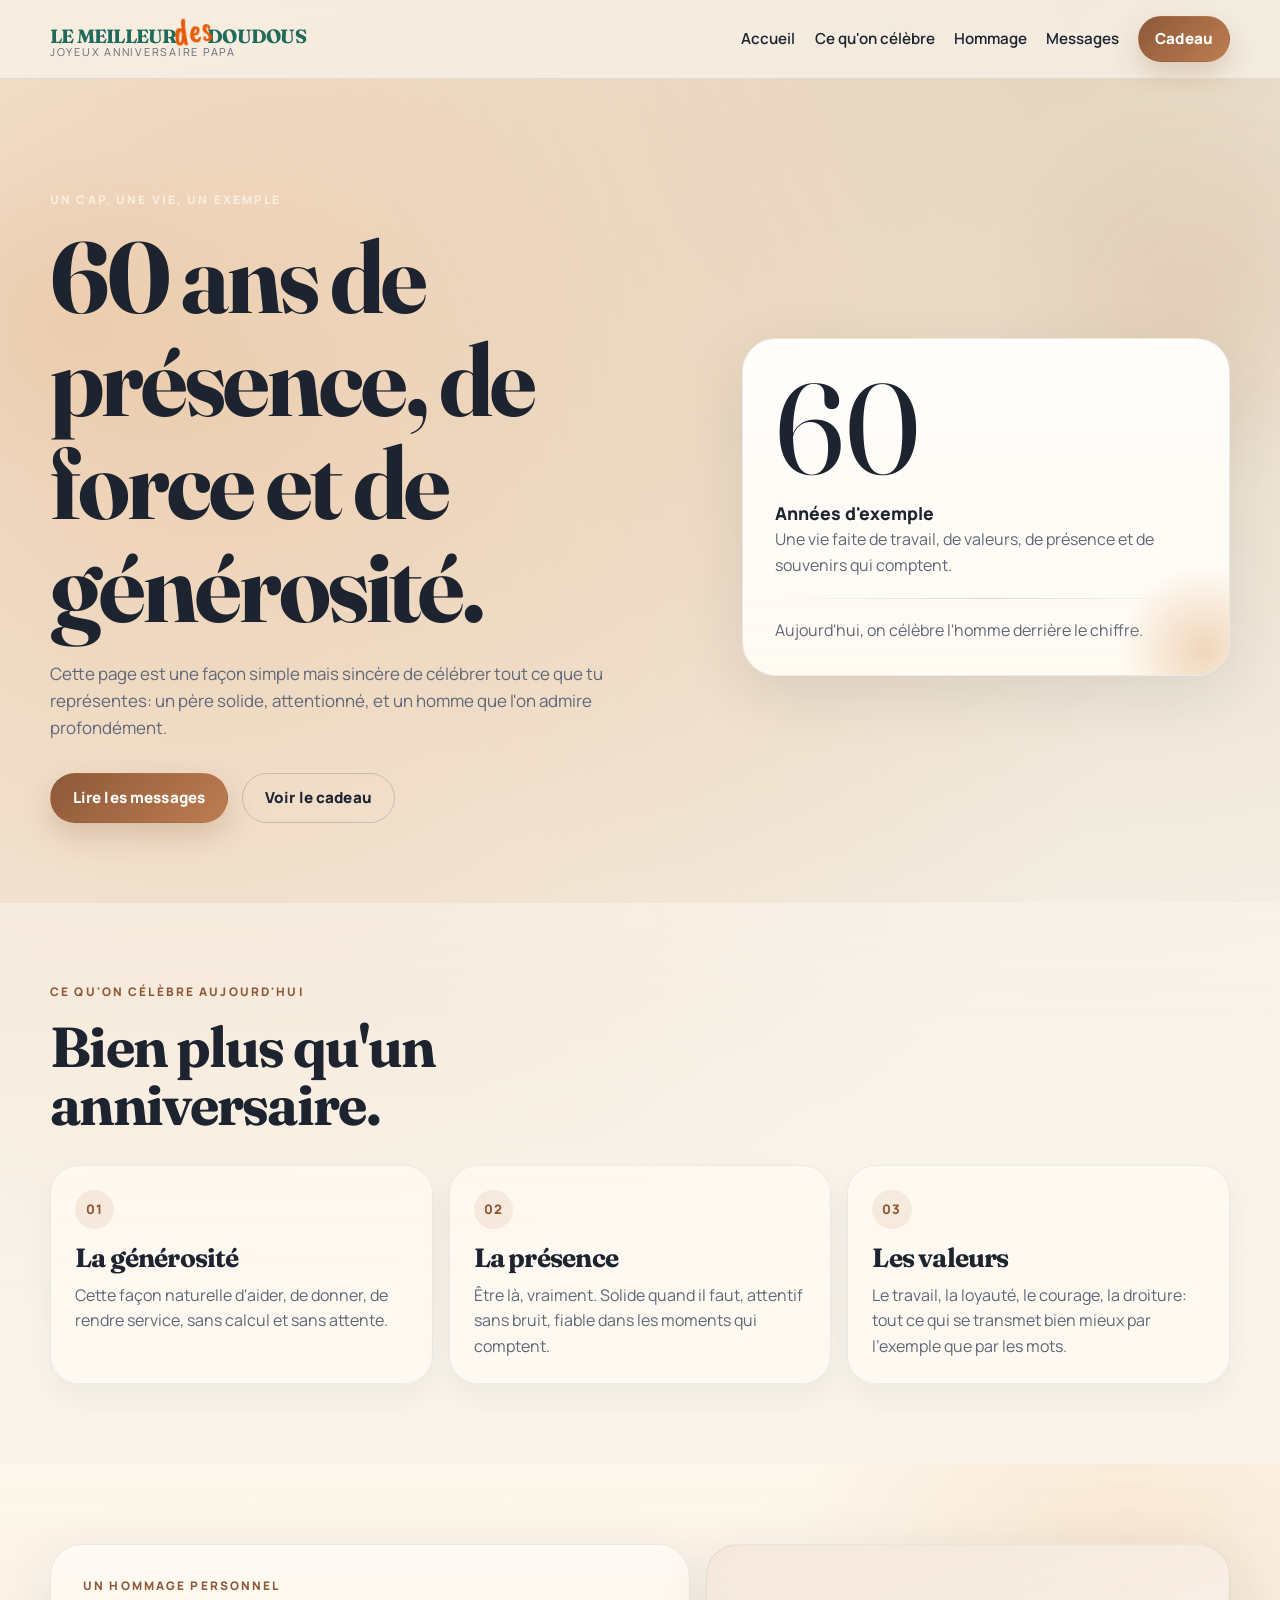
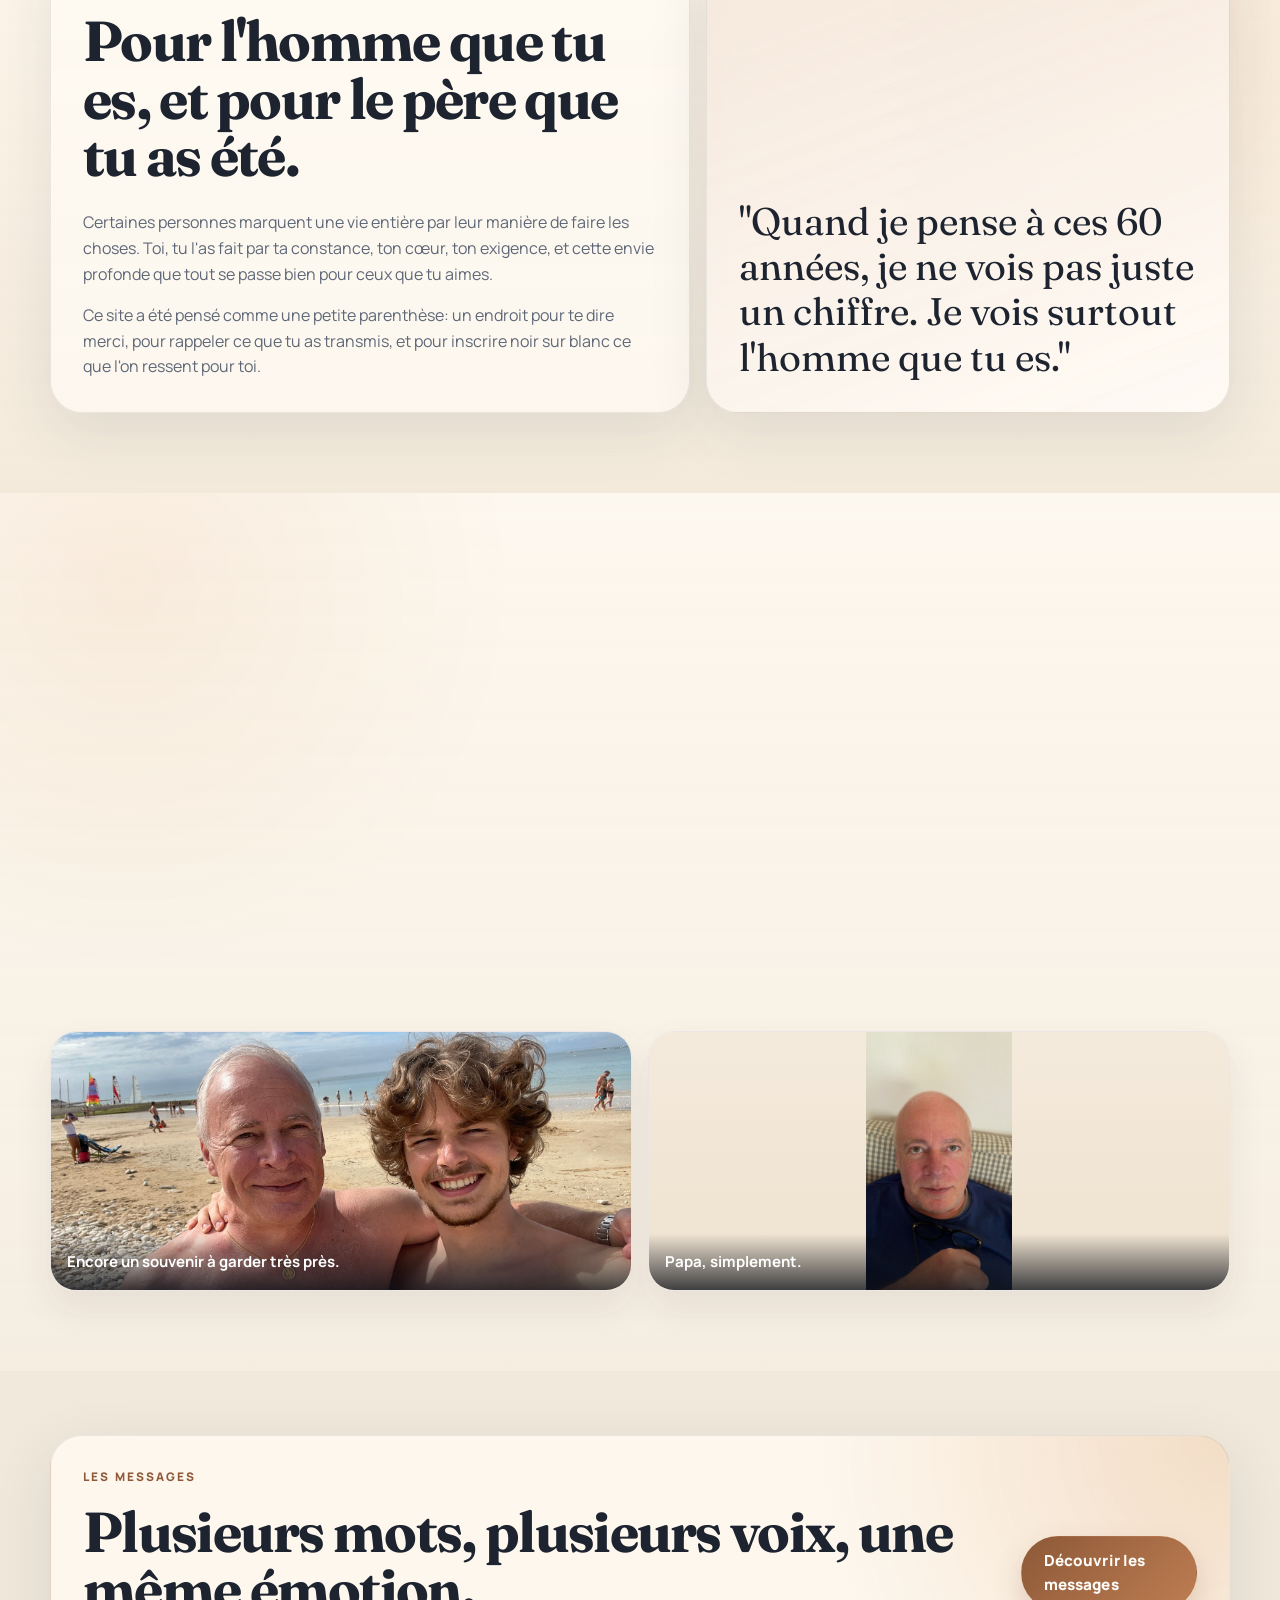
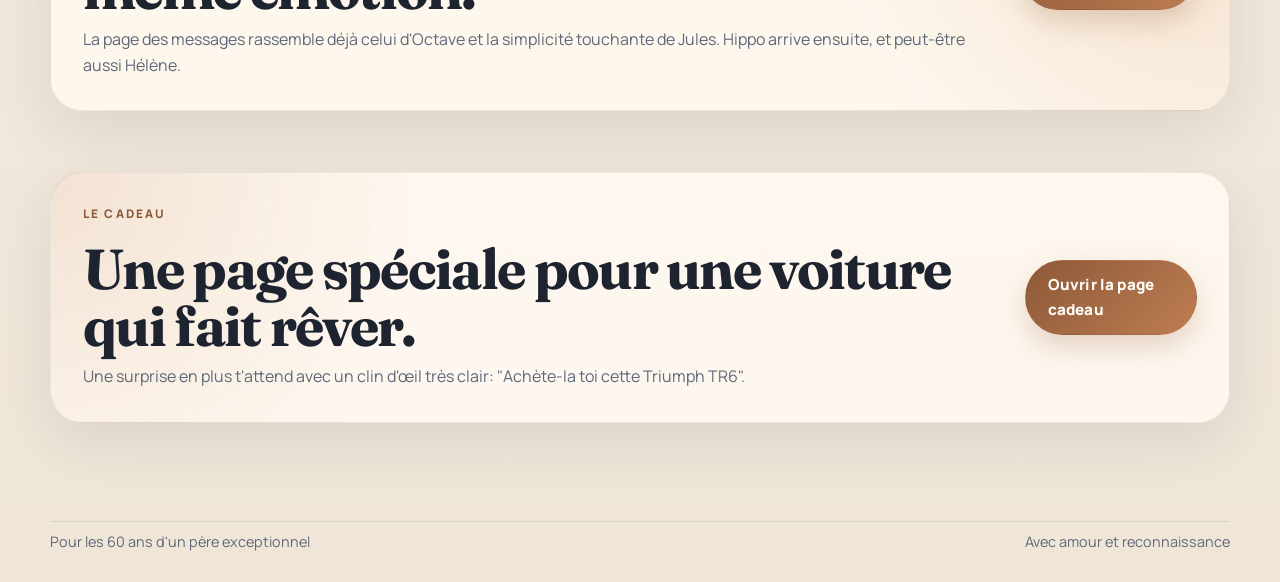
<file: New project/index.html>
<!doctype html>
<html lang="fr">
  <head>
    <meta charset="UTF-8" />
    <meta name="viewport" content="width=device-width, initial-scale=1.0" />
    <title>Joyeux anniversaire Papa | 60 ans</title>
    <meta
      name="description"
      content="Un site d'anniversaire pour célébrer les 60 ans d'un père exceptionnel."
    />
    <link rel="preconnect" href="https://fonts.googleapis.com" />
    <link rel="preconnect" href="https://fonts.gstatic.com" crossorigin />
    <link
      href="https://fonts.googleapis.com/css2?family=Caveat+Brush&amp;family=Fraunces:opsz,wght@9..144,600;9..144,700&amp;family=Manrope:wght@400;500;600;700;800&amp;display=swap"
      rel="stylesheet"
    />
    <link rel="stylesheet" href="styles.css" />
  </head>
  <body>
    <div class="page-shell">
      <header class="site-header">
        <div class="wrap nav-wrap">
          <a
            class="logo"
            href="index.html"
            aria-label="Retour à l'accueil, Le Meilleur des Doudous"
          >
            <span class="logo-lockup" aria-hidden="true">
              <span class="logo-word">LE MEILLEUR</span>
              <span class="logo-script">des</span>
              <span class="logo-word">DOUDOUS</span>
            </span>
            <span class="logo-subtitle">Joyeux anniversaire Papa</span>
          </a>
          <button
            class="menu-toggle"
            aria-label="Ouvrir le menu"
            aria-controls="site-nav"
            aria-expanded="false"
          >
            Menu
          </button>
          <nav id="site-nav" class="nav-links">
            <a href="#accueil">Accueil</a>
            <a href="#celebration">Ce qu'on célèbre</a>
            <a href="#hommage">Hommage</a>
            <a href="message.html">Messages</a>
            <a href="cadeau.html" class="btn small">Cadeau</a>
          </nav>
        </div>
      </header>

      <main>
        <section id="accueil" class="hero">
          <div class="hero-glow hero-glow-left"></div>
          <div class="hero-glow hero-glow-right"></div>
          <div class="wrap hero-grid">
            <div class="hero-copy">
              <p class="eyebrow reveal">Un cap, une vie, un exemple</p>
              <h1 class="reveal" style="--d: 80ms">
                60 ans de présence, de force et de générosité.
              </h1>
              <p class="hero-text reveal" style="--d: 140ms">
                Cette page est une façon simple mais sincère de célébrer tout ce
                que tu représentes: un père solide, attentionné, et un homme que
                l'on admire profondément.
              </p>
              <div class="hero-actions reveal" style="--d: 200ms">
                <a href="message.html" class="btn">Lire les messages</a>
                <a href="cadeau.html" class="btn ghost">Voir le cadeau</a>
              </div>
            </div>

            <aside class="hero-panel reveal" style="--d: 260ms">
              <div class="hero-number">60</div>
              <p class="panel-title">Années d'exemple</p>
              <p class="panel-copy">
                Une vie faite de travail, de valeurs, de présence et de souvenirs
                qui comptent.
              </p>
              <div class="panel-divider"></div>
              <p class="panel-note">
                Aujourd'hui, on célèbre l'homme derrière le chiffre.
              </p>
            </aside>
          </div>
        </section>

        <section id="celebration" class="section celebration">
          <div class="wrap">
            <div class="section-head reveal">
              <p class="eyebrow dark">Ce qu'on célèbre aujourd'hui</p>
              <h2>Bien plus qu'un anniversaire.</h2>
            </div>

            <div class="value-grid">
              <article class="value-card reveal">
                <span class="value-index">01</span>
                <h3>La générosité</h3>
                <p>
                  Cette façon naturelle d'aider, de donner, de rendre service,
                  sans calcul et sans attente.
                </p>
              </article>
              <article class="value-card reveal" style="--d: 80ms">
                <span class="value-index">02</span>
                <h3>La présence</h3>
                <p>
                  Être là, vraiment. Solide quand il faut, attentif sans bruit,
                  fiable dans les moments qui comptent.
                </p>
              </article>
              <article class="value-card reveal" style="--d: 160ms">
                <span class="value-index">03</span>
                <h3>Les valeurs</h3>
                <p>
                  Le travail, la loyauté, le courage, la droiture: tout ce qui
                  se transmet bien mieux par l'exemple que par les mots.
                </p>
              </article>
            </div>
          </div>
        </section>

        <section id="hommage" class="section tribute">
          <div class="wrap tribute-grid">
            <div class="tribute-copy reveal">
              <p class="eyebrow dark">Un hommage personnel</p>
              <h2>Pour l'homme que tu es, et pour le père que tu as été.</h2>
              <p>
                Certaines personnes marquent une vie entière par leur manière de
                faire les choses. Toi, tu l'as fait par ta constance, ton cœur,
                ton exigence, et cette envie profonde que tout se passe bien pour
                ceux que tu aimes.
              </p>
              <p>
                Ce site a été pensé comme une petite parenthèse: un endroit pour
                te dire merci, pour rappeler ce que tu as transmis, et pour
                inscrire noir sur blanc ce que l'on ressent pour toi.
              </p>
            </div>

            <div class="tribute-quote reveal" style="--d: 120ms">
              <p>
                "Quand je pense à ces 60 années, je ne vois pas juste un chiffre.
                Je vois surtout l'homme que tu es."
              </p>
            </div>
          </div>
        </section>

        <section class="section memories">
          <div class="wrap">
            <div class="section-head reveal">
              <p class="eyebrow dark">Souvenirs en images</p>
              <h2>Quelques moments à regarder encore et encore.</h2>
            </div>

            <div class="memory-grid">
              <figure class="memory-card reveal">
                <img
                  src="assets/photos/famille-d9.jpg"
                  alt="Photo de famille au bord de la mer"
                />
                <figcaption>Un moment simple, face à la mer.</figcaption>
              </figure>

              <figure class="memory-card reveal" style="--d: 80ms">
                <img
                  src="assets/photos/lafamilleencorse-web.jpg"
                  alt="Photo de famille au restaurant en Corse"
                />
                <figcaption>Un dîner en famille qu'on n'oublie pas.</figcaption>
              </figure>

              <figure class="memory-card reveal" style="--d: 120ms">
                <img
                  src="assets/photos/famille-vignes.jpg"
                  alt="Photo de groupe dans les vignes"
                />
                <figcaption>Encore un souvenir à garder très près.</figcaption>
              </figure>

              <figure class="memory-card portrait-memory reveal" style="--d: 160ms">
                <img
                  src="assets/photos/papa-chauve-web.jpg"
                  alt="Portrait de Papa"
                />
                <figcaption>Papa, simplement.</figcaption>
              </figure>
            </div>
          </div>
        </section>

        <section class="section letter-preview">
          <div class="wrap preview-box reveal">
            <div>
              <p class="eyebrow dark">Les messages</p>
              <h2>Plusieurs mots, plusieurs voix, une même émotion.</h2>
              <p>
                La page des messages rassemble déjà celui d'Octave et la
                simplicité touchante de Jules. Hippo arrive ensuite, et peut-être
                aussi Hélène.
              </p>
            </div>
            <a href="message.html" class="btn">Découvrir les messages</a>
          </div>
        </section>

        <section class="section gift-teaser">
          <div class="wrap preview-box reveal">
            <div>
              <p class="eyebrow dark">Le cadeau</p>
              <h2>Une page spéciale pour une voiture qui fait rêver.</h2>
              <p>
                Une surprise en plus t'attend avec un clin d'œil très clair:
                "Achète-la toi cette Triumph TR6".
              </p>
            </div>
            <a href="cadeau.html" class="btn">Ouvrir la page cadeau</a>
          </div>
        </section>
      </main>

      <footer class="site-footer">
        <div class="wrap footer-wrap">
          <p>Pour les 60 ans d'un père exceptionnel</p>
          <p>Avec amour et reconnaissance</p>
        </div>
      </footer>
    </div>

    <script src="script.js"></script>
  </body>
</html>
</file>
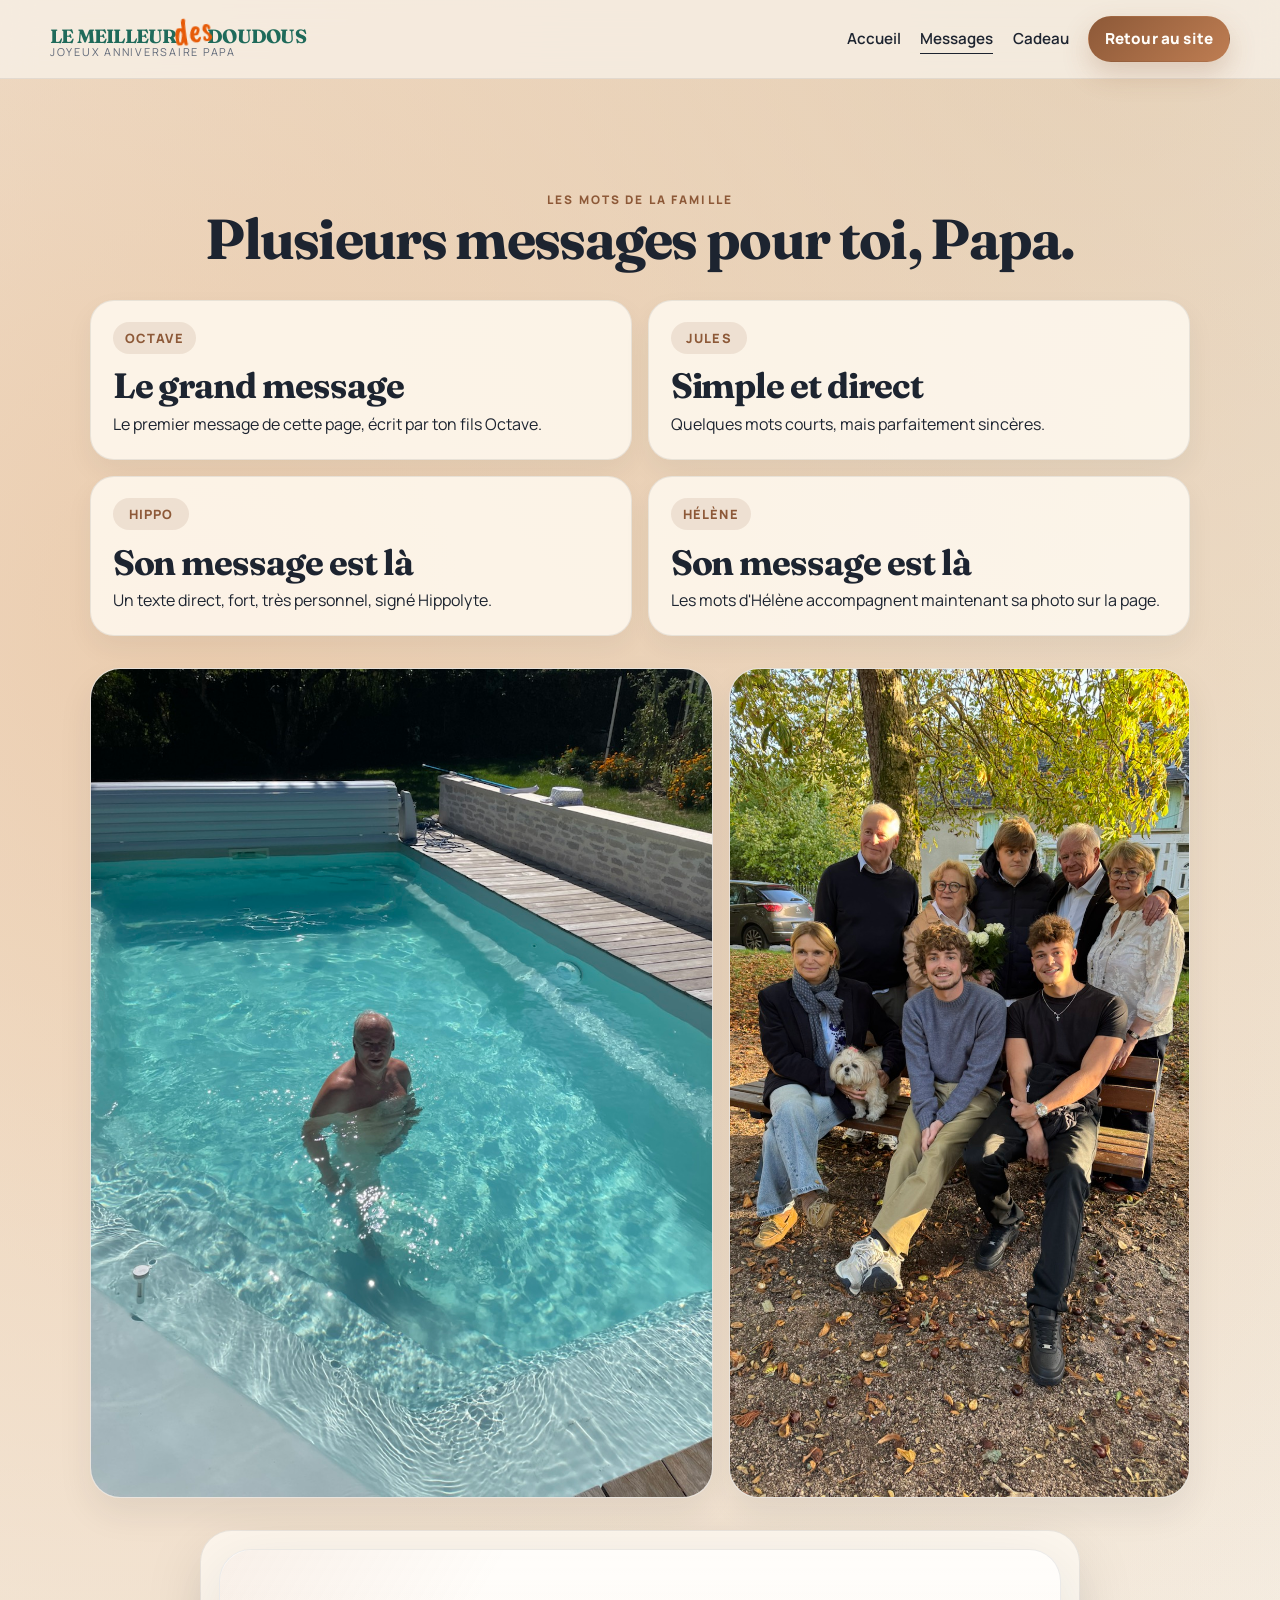
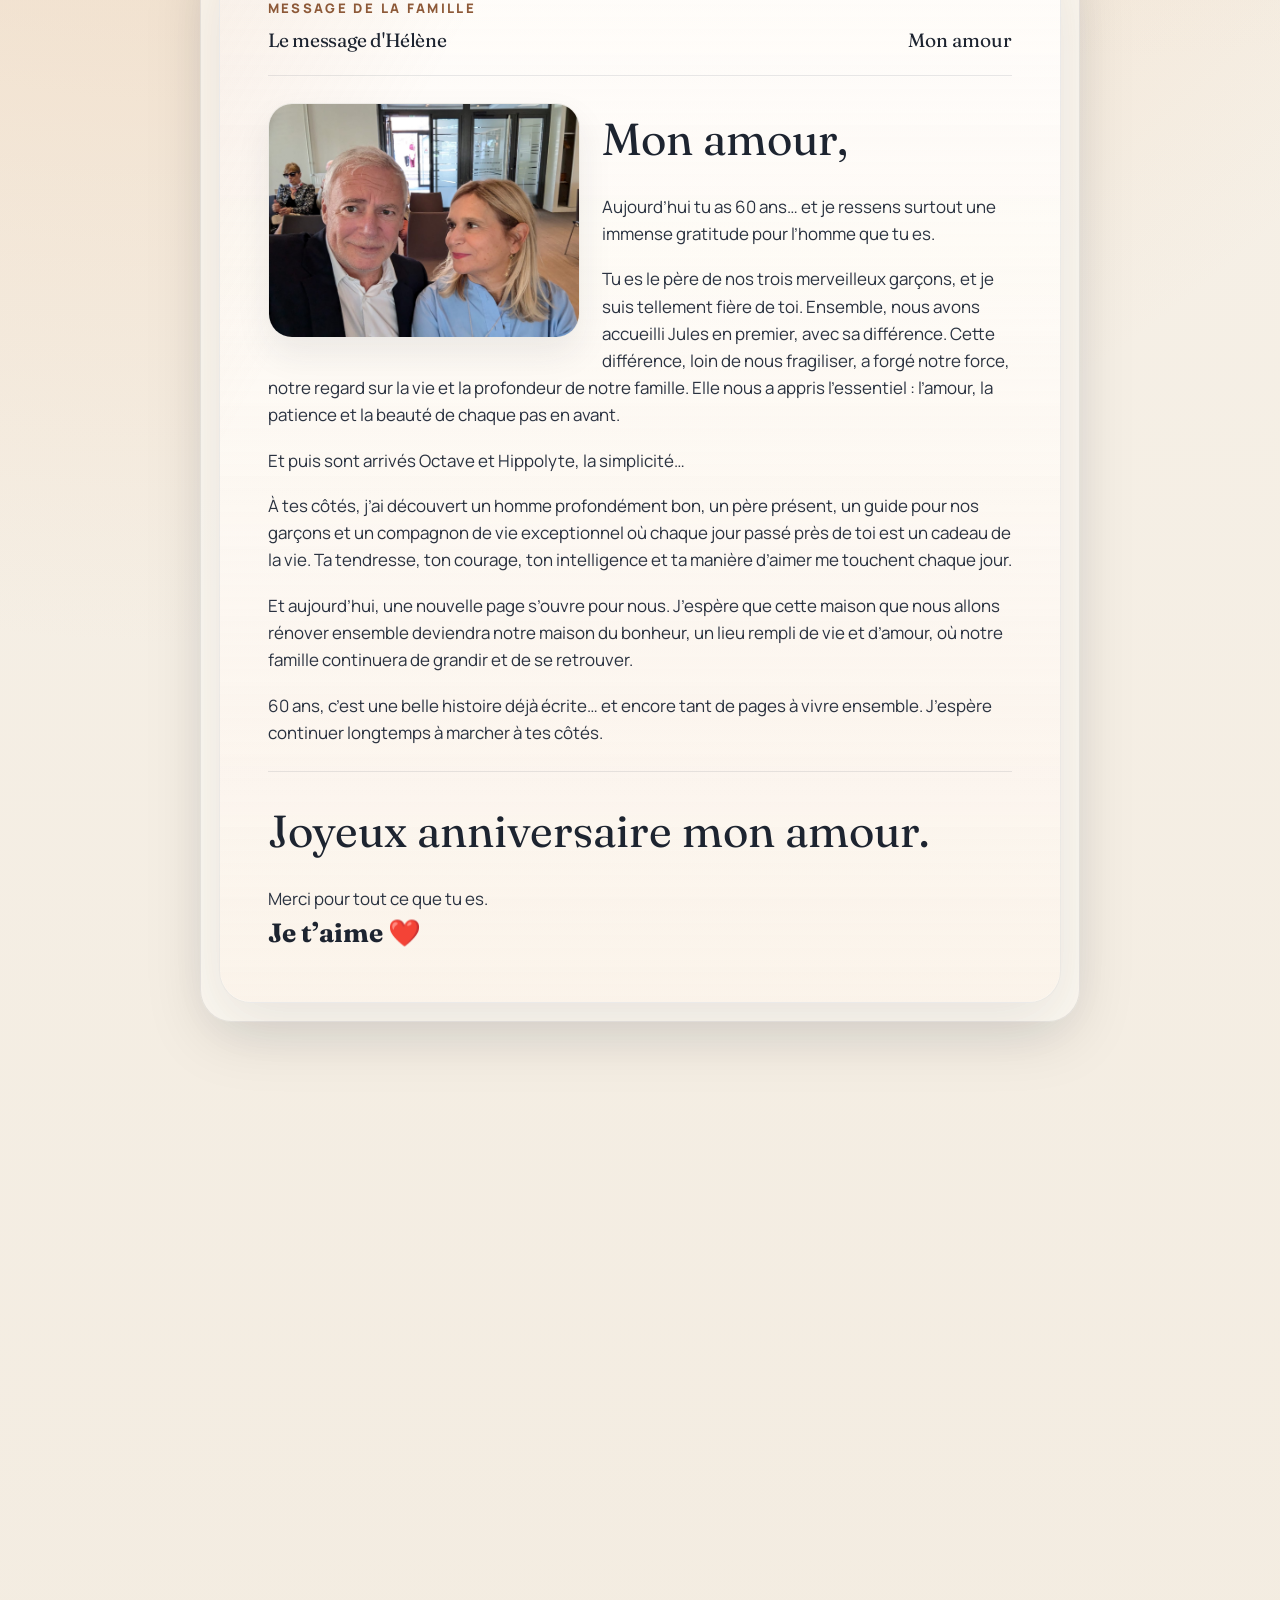
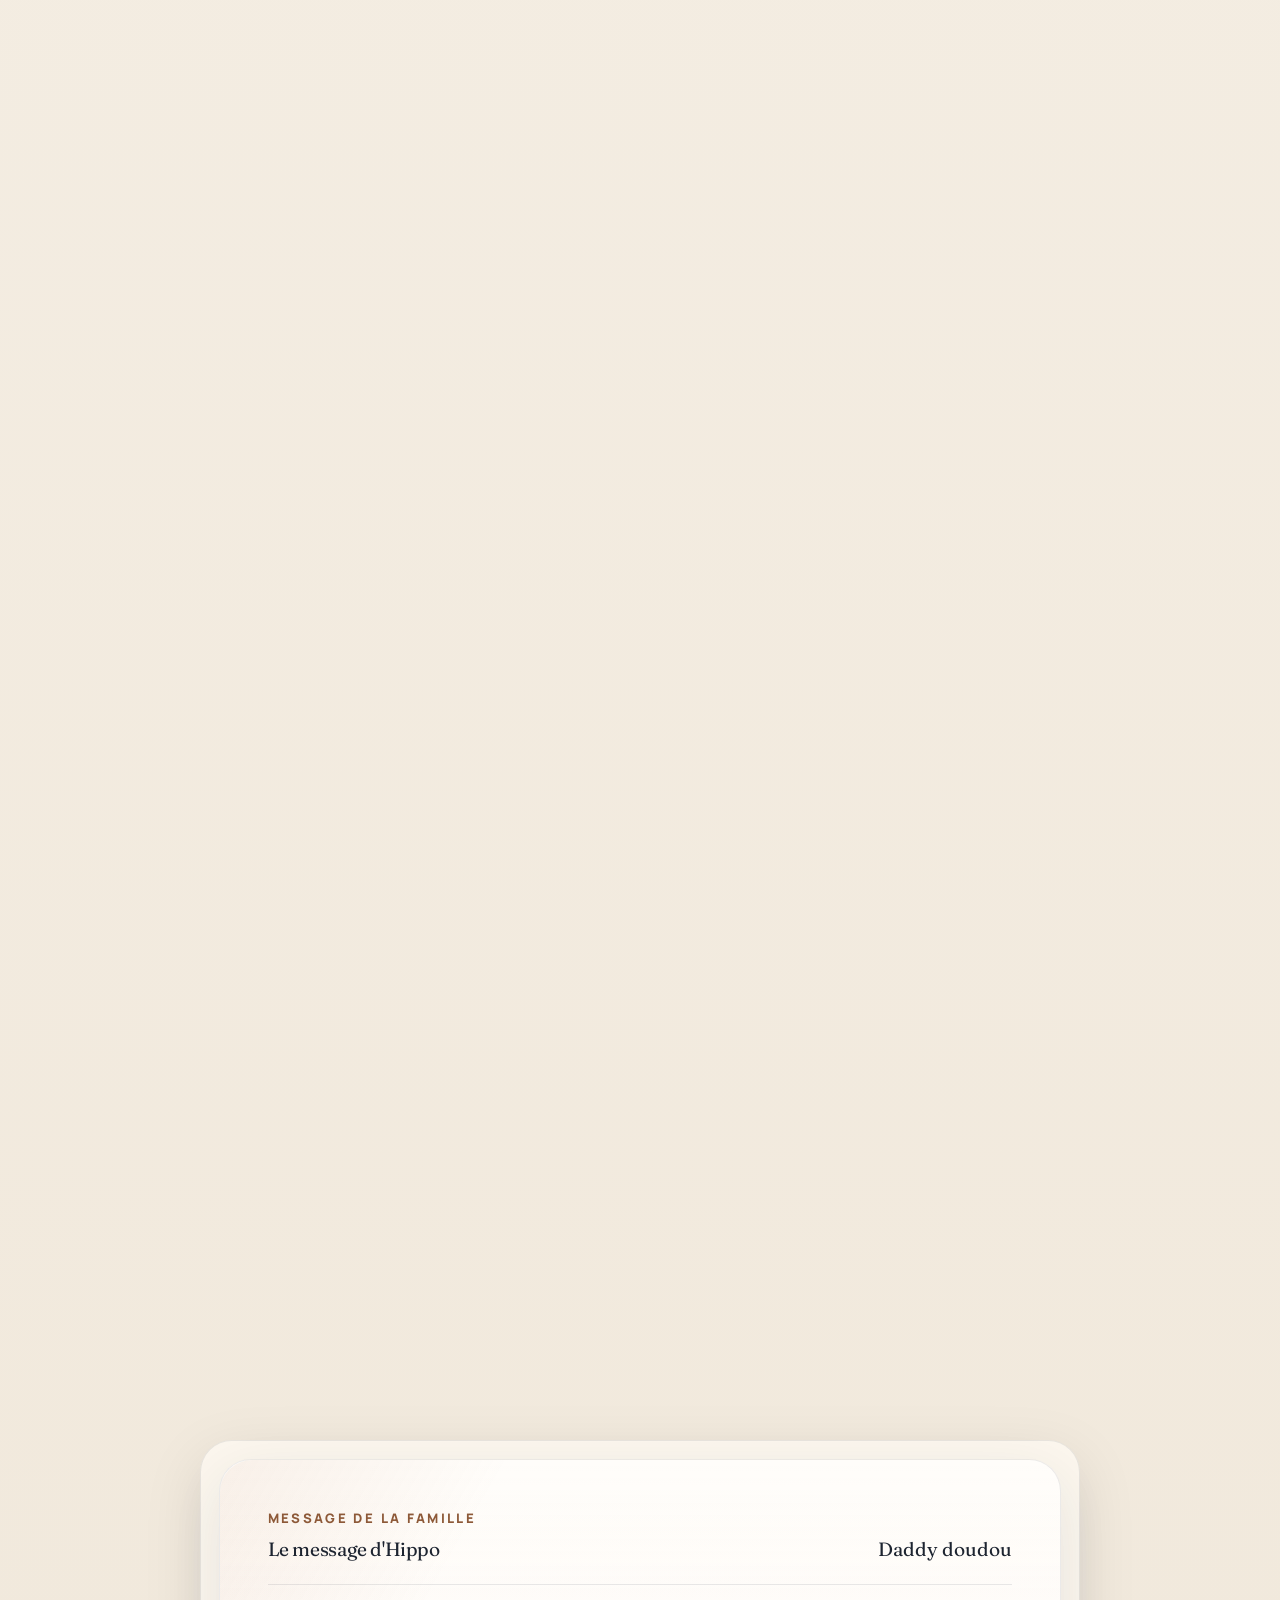
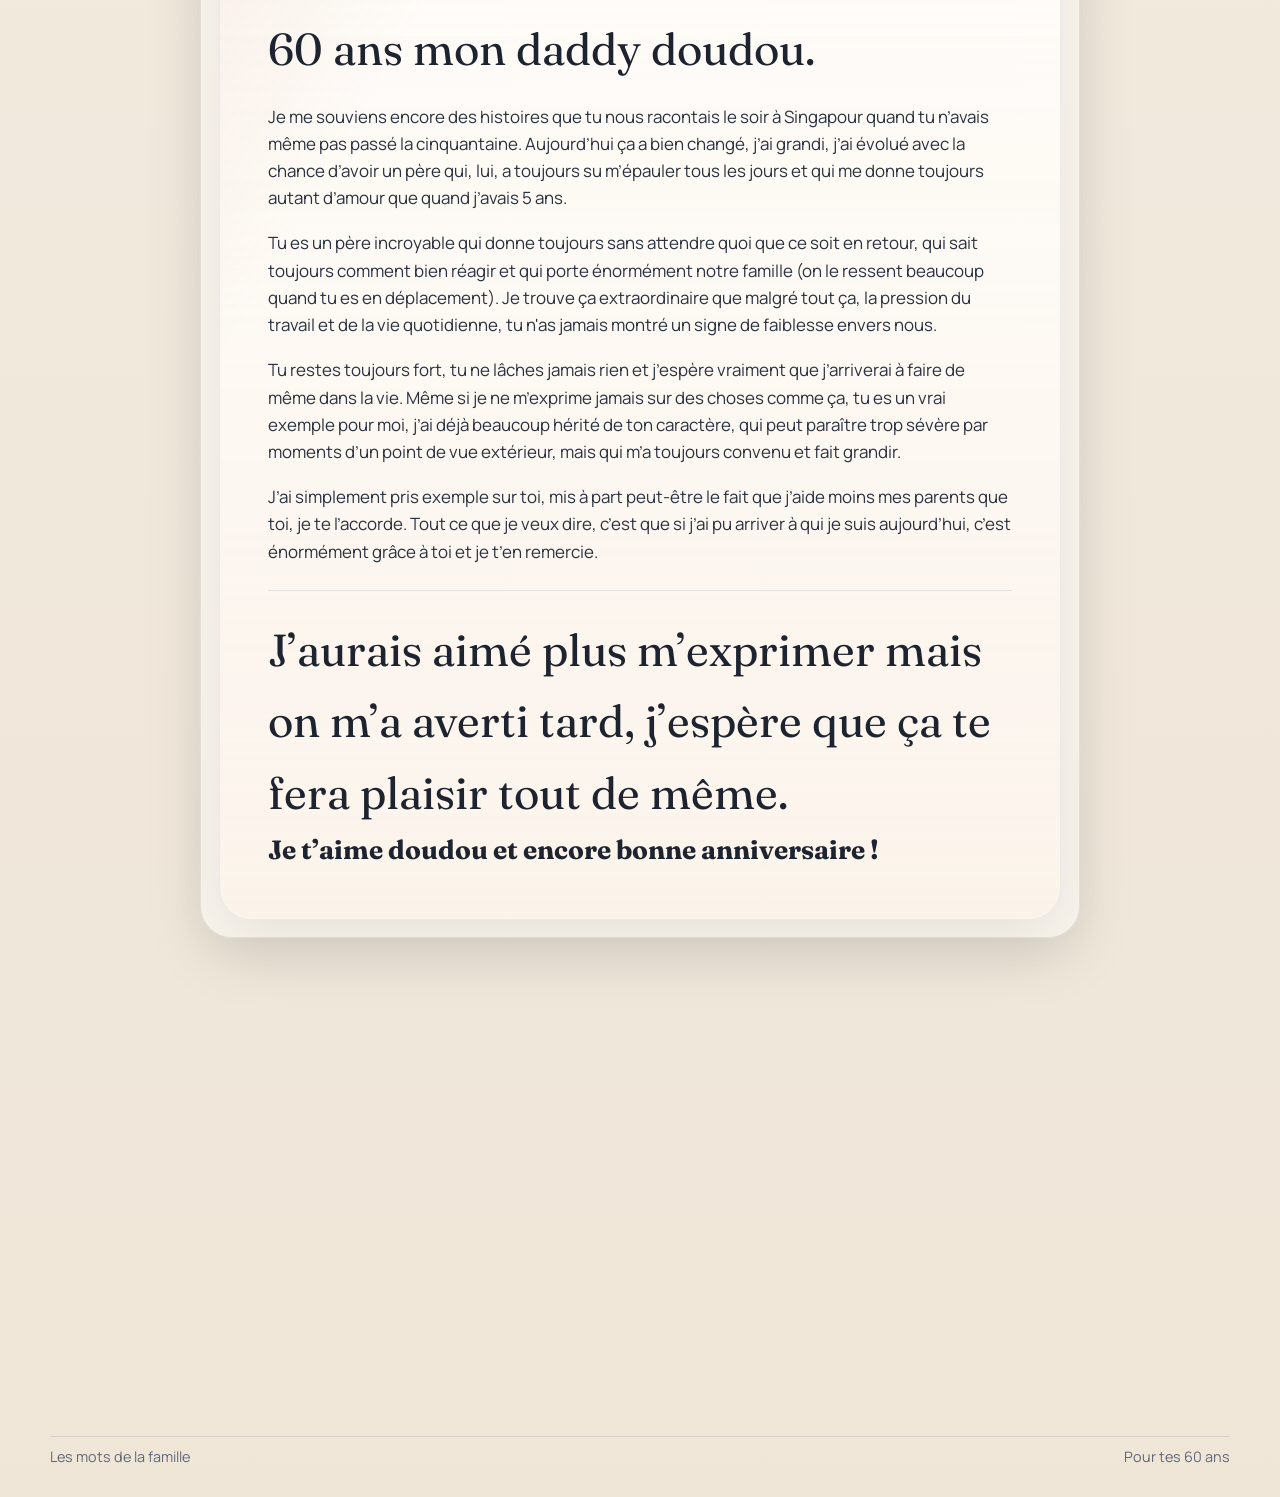
<file: New project/message.html>
<!doctype html>
<html lang="fr">
  <head>
    <meta charset="UTF-8" />
    <meta name="viewport" content="width=device-width, initial-scale=1.0" />
    <title>Les messages | Joyeux anniversaire Papa</title>
    <meta
      name="description"
      content="Les messages de la famille pour célébrer les 60 ans de Papa."
    />
    <link rel="preconnect" href="https://fonts.googleapis.com" />
    <link rel="preconnect" href="https://fonts.gstatic.com" crossorigin />
    <link
      href="https://fonts.googleapis.com/css2?family=Caveat+Brush&amp;family=Fraunces:opsz,wght@9..144,600;9..144,700&amp;family=Manrope:wght@400;500;600;700;800&amp;display=swap"
      rel="stylesheet"
    />
    <link rel="stylesheet" href="styles.css" />
  </head>
  <body>
    <div class="page-shell">
      <header class="site-header">
        <div class="wrap nav-wrap">
          <a
            class="logo"
            href="index.html"
            aria-label="Retour à l'accueil, Le Meilleur des Doudous"
          >
            <span class="logo-lockup" aria-hidden="true">
              <span class="logo-word">LE MEILLEUR</span>
              <span class="logo-script">des</span>
              <span class="logo-word">DOUDOUS</span>
            </span>
            <span class="logo-subtitle">Joyeux anniversaire Papa</span>
          </a>
          <button
            class="menu-toggle"
            aria-label="Ouvrir le menu"
            aria-controls="site-nav"
            aria-expanded="false"
          >
            Menu
          </button>
          <nav id="site-nav" class="nav-links">
            <a href="index.html">Accueil</a>
            <a href="message.html" aria-current="page">Messages</a>
            <a href="cadeau.html">Cadeau</a>
            <a href="index.html#hommage" class="btn small">Retour au site</a>
          </nav>
        </div>
      </header>

      <main class="message-main">
        <section class="message-hero">
          <div class="wrap">
            <p class="eyebrow dark reveal">Les mots de la famille</p>
            <h1 class="reveal" style="--d: 80ms">
              Plusieurs messages pour toi, Papa.
            </h1>
          </div>
        </section>

        <section class="wrap message-intro reveal" style="--d: 180ms">
          <div class="message-summary-grid">
            <article class="message-summary">
              <span class="author-badge">Octave</span>
              <h2>Le grand message</h2>
              <p>Le premier message de cette page, écrit par ton fils Octave.</p>
            </article>
            <article class="message-summary">
              <span class="author-badge">Jules</span>
              <h2>Simple et direct</h2>
              <p>Quelques mots courts, mais parfaitement sincères.</p>
            </article>
            <article class="message-summary">
              <span class="author-badge">Hippo</span>
              <h2>Son message est là</h2>
              <p>Un texte direct, fort, très personnel, signé Hippolyte.</p>
            </article>
            <article class="message-summary">
              <span class="author-badge">Hélène</span>
              <h2>Son message est là</h2>
              <p>Les mots d'Hélène accompagnent maintenant sa photo sur la page.</p>
            </article>
          </div>
        </section>

        <section class="wrap message-photos reveal" style="--d: 200ms">
          <figure class="message-photo-card">
            <img
              src="assets/photos/papapiscine-web.jpg"
              alt="Papa à la piscine"
            />
          </figure>
          <figure class="message-photo-card">
            <img
              src="assets/photos/famille-generations.jpg"
              alt="Grande photo de famille avec Papa"
            />
          </figure>
        </section>

        <section class="wrap message-card reveal" style="--d: 210ms">
          <article class="letter-shell family-message-shell">
            <div class="letter-meta">
              <div>
                <p>Message de la famille</p>
                <p class="message-card-title">Le message d'Hélène</p>
              </div>
              <p>Mon amour</p>
            </div>

            <div class="letter-content family-message-copy">
              <figure class="inline-photo-card editorial-photo">
                <img
                  src="assets/photos/maman-couple-web.jpg"
                  alt="Papa et Hélène ensemble"
                />
              </figure>

              <p>Mon amour,</p>

              <p>
                Aujourd’hui tu as 60 ans… et je ressens surtout une immense
                gratitude pour l’homme que tu es.
              </p>

              <p>
                Tu es le père de nos trois merveilleux garçons, et je suis
                tellement fière de toi. Ensemble, nous avons accueilli Jules en
                premier, avec sa différence. Cette différence, loin de nous
                fragiliser, a forgé notre force, notre regard sur la vie et la
                profondeur de notre famille. Elle nous a appris l’essentiel :
                l’amour, la patience et la beauté de chaque pas en avant.
              </p>

              <p>Et puis sont arrivés Octave et Hippolyte, la simplicité…</p>

              <p>
                À tes côtés, j’ai découvert un homme profondément bon, un père
                présent, un guide pour nos garçons et un compagnon de vie
                exceptionnel où chaque jour passé près de toi est un cadeau de
                la vie. Ta tendresse, ton courage, ton intelligence et ta
                manière d’aimer me touchent chaque jour.
              </p>

              <p>
                Et aujourd’hui, une nouvelle page s’ouvre pour nous. J’espère
                que cette maison que nous allons rénover ensemble deviendra
                notre maison du bonheur, un lieu rempli de vie et d’amour, où
                notre famille continuera de grandir et de se retrouver.
              </p>

              <p>
                60 ans, c’est une belle histoire déjà écrite… et encore tant de
                pages à vivre ensemble. J’espère continuer longtemps à marcher à
                tes côtés.
              </p>

              <div class="signature">
                <p>Joyeux anniversaire mon amour.</p>
                <p>Merci pour tout ce que tu es.</p>
                <strong>Je t’aime &#10084;&#65039;</strong>
              </div>
            </div>
          </article>
        </section>

        <section class="wrap message-card reveal" style="--d: 220ms">
          <article class="letter-shell">
            <div class="letter-meta">
              <div>
                <p>Message de la famille</p>
                <p class="message-card-title">Le message d'Octave</p>
              </div>
              <p>60 ans</p>
            </div>

            <div class="letter-content">
              <p>60 ans.</p>

              <p>
                Quand on le dit comme ça, ça paraît énorme. Une vie entière
                d’expériences, de moments, de décisions, de souvenirs. Mais
                quand je pense à ces 60 années, je ne vois pas juste un chiffre.
                Je vois surtout l’homme que tu es.
              </p>

              <p>Et pour moi, avant tout, tu es un exemple.</p>

              <p>
                Un exemple par ta façon d’être avec les autres. Par ta
                générosité. Par cette manière que tu as toujours eue d’aider, de
                donner, de rendre service, sans jamais rien attendre en retour.
                Tu fais les choses parce que tu penses que c’est juste de les
                faire. Parce que quelqu’un en a besoin. Parce que c’est ta
                nature.
              </p>

              <p>
                Et ça, c’est quelque chose qui m’a marqué toute ma vie.
              </p>

              <p>
                On dit souvent que les enfants apprennent par ce qu’on leur dit.
                Mais en réalité, on apprend surtout par ce qu’on voit. Et moi
                j’ai vu un père qui agit, qui aide, qui se rend disponible, qui
                pense aux autres. Un père qui ne calcule pas, qui ne fait pas
                les choses pour recevoir quelque chose derrière.
              </p>

              <p>C’est une vraie leçon de vie.</p>

              <p>
                Depuis que je suis petit, tu as toujours été là. Présent,
                solide, attentif. Quelqu’un sur qui je peux compter, quelqu’un
                qui avance, qui protège, qui guide.
              </p>

              <p>
                Tu m’as appris énormément de choses. Le sens du travail. Le fait
                de se battre pour ce qu’on veut. De ne pas abandonner. D’être
                droit dans ses valeurs. D’être loyal. Et surtout d’être
                quelqu’un de bien.
              </p>

              <p>Et puis il y a aussi ta façon d’être comme père.</p>

              <p>
                Doux, attentionné, toujours là quand il faut. Bon… parfois tu
                gueules aussi, on ne va pas se mentir. Mais même ça, au fond, ça
                fait partie du personnage. Et avec le recul, je sais très bien
                que derrière ça il y a toujours la même chose : l’envie que les
                choses se passent bien pour moi.
              </p>

              <p>
                Aujourd’hui, en grandissant, je réalise de plus en plus la
                chance que j’ai.
              </p>

              <p>La chance d’avoir eu un père comme toi.</p>

              <p>
                Et je me fais souvent une réflexion : le jour où j’aurai des
                enfants, j’aimerais être pour eux le père que tu as été pour
                moi. Un père présent. Un père attentionné. Un père qui soutient.
                Un père qui transmet des valeurs. Un père qui protège mais qui
                laisse aussi grandir.
              </p>

              <p>
                Si un jour j’arrive à être ne serait-ce qu’une partie du père
                que tu es, je saurai déjà que je n’ai pas complètement raté ma
                mission.
              </p>

              <p>
                Ces derniers mois n’ont pas forcément été les plus simples pour
                moi, et je crois que tu le sais. Mais même dans ces moments-là,
                savoir que j’ai une famille solide derrière moi, et un père
                comme toi, ça donne une force énorme.
              </p>

              <p>
                Et ça aussi, c’est quelque chose que je n’oublierai jamais.
              </p>

              <p>
                Alors aujourd’hui, pour tes 60 ans, j’ai juste envie de te dire
                merci.
              </p>

              <p class="thanks-block">
                Merci pour l’exemple que tu es.<br />
                Merci pour tout ce que tu m’as appris.<br />
                Merci pour ta présence, ta générosité et tout ce que tu as fait
                pour moi depuis toujours.
              </p>

              <p>Je suis fier d’être ton fils. Vraiment.</p>

              <p>
                Et je te souhaite simplement encore énormément d’années remplies
                de moments heureux, de projets, de rires, et de souvenirs à
                construire.
              </p>

              <div class="signature">
                <p>Joyeux anniversaire papa.</p>
                <strong>Et merci d’être toi.</strong>
              </div>
            </div>
          </article>
        </section>

        <section class="wrap message-card reveal" style="--d: 260ms">
          <article class="letter-shell">
            <div class="letter-meta">
              <div>
                <p>Message de la famille</p>
                <p class="message-card-title">Le message d'Hippo</p>
              </div>
              <p>Daddy doudou</p>
            </div>

            <div class="letter-content">
              <p>60 ans mon daddy doudou.</p>

              <p>
                Je me souviens encore des histoires que tu nous racontais le
                soir à Singapour quand tu n’avais même pas passé la
                cinquantaine. Aujourd’hui ça a bien changé, j’ai grandi, j’ai
                évolué avec la chance d’avoir un père qui, lui, a toujours su
                m’épauler tous les jours et qui me donne toujours autant
                d’amour que quand j’avais 5 ans.
              </p>

              <p>
                Tu es un père incroyable qui donne toujours sans attendre quoi
                que ce soit en retour, qui sait toujours comment bien réagir et
                qui porte énormément notre famille (on le ressent beaucoup quand
                tu es en déplacement). Je trouve ça extraordinaire que malgré
                tout ça, la pression du travail et de la vie quotidienne, tu
                n'as jamais montré un signe de faiblesse envers nous.
              </p>

              <p>
                Tu restes toujours fort, tu ne lâches jamais rien et j’espère
                vraiment que j’arriverai à faire de même dans la vie. Même si
                je ne m’exprime jamais sur des choses comme ça, tu es un vrai
                exemple pour moi, j’ai déjà beaucoup hérité de ton caractère,
                qui peut paraître trop sévère par moments d’un point de vue
                extérieur, mais qui m’a toujours convenu et fait grandir.
              </p>

              <p>
                J’ai simplement pris exemple sur toi, mis à part peut-être le
                fait que j’aide moins mes parents que toi, je te l’accorde.
                Tout ce que je veux dire, c’est que si j’ai pu arriver à qui je
                suis aujourd’hui, c’est énormément grâce à toi et je t’en
                remercie.
              </p>

              <div class="signature">
                <p>
                  J’aurais aimé plus m’exprimer mais on m’a averti tard,
                  j’espère que ça te fera plaisir tout de même.
                </p>
                <strong>Je t’aime doudou et encore bonne anniversaire !</strong>
              </div>
            </div>
          </article>
        </section>

        <section class="wrap message-card reveal" style="--d: 300ms">
          <article class="letter-shell mini-message">
            <div class="letter-meta">
              <div>
                <p>Message de la famille</p>
                <p class="message-card-title">Le message de Jules</p>
              </div>
              <p>Simple et sincère</p>
            </div>

            <div class="letter-content">
              <p>Bonne anniversaire je t'aime papa</p>
            </div>
          </article>
        </section>

        <div class="wrap back-row reveal" style="--d: 340ms">
          <div class="btn-row">
            <a href="index.html" class="btn ghost">Retour à l'accueil</a>
            <a href="cadeau.html" class="btn">Voir la page cadeau</a>
          </div>
        </div>
      </main>

      <footer class="site-footer">
        <div class="wrap footer-wrap">
          <p>Les mots de la famille</p>
          <p>Pour tes 60 ans</p>
        </div>
      </footer>
    </div>

    <script src="script.js"></script>
  </body>
</html>
</file>
<file: New project/styles.css>
:root {
  --bg: #f4efe6;
  --bg-deep: #e7dcc8;
  --paper: rgba(255, 250, 242, 0.8);
  --panel: #fffaf2;
  --panel-strong: #f7efe1;
  --ink: #1d2430;
  --muted: #5f6878;
  --line: rgba(34, 43, 57, 0.12);
  --accent: #be7d52;
  --accent-soft: #eac7a4;
  --accent-deep: #8d5938;
  --radius: 28px;
  --shadow: 0 18px 60px rgba(32, 35, 45, 0.1);
  --max: 1180px;
}

*,
*::before,
*::after {
  box-sizing: border-box;
}

html {
  scroll-behavior: smooth;
}

html,
body {
  margin: 0;
  padding: 0;
}

body {
  min-height: 100vh;
  font-family: "Manrope", "Avenir Next", sans-serif;
  color: var(--ink);
  background:
    radial-gradient(circle at 15% 10%, rgba(234, 199, 164, 0.82), transparent 28%),
    radial-gradient(circle at 85% 0%, rgba(207, 181, 142, 0.48), transparent 26%),
    linear-gradient(180deg, #f8f3eb 0%, #efe6d8 100%);
  line-height: 1.6;
}

body::before {
  content: "";
  position: fixed;
  inset: 0;
  pointer-events: none;
  background-image:
    linear-gradient(rgba(255, 255, 255, 0.06), rgba(255, 255, 255, 0.06)),
    radial-gradient(rgba(31, 41, 55, 0.05) 0.7px, transparent 0.7px);
  background-size: auto, 18px 18px;
  opacity: 0.3;
}

h1,
h2,
h3 {
  margin: 0;
  font-family: "Fraunces", "Times New Roman", serif;
  line-height: 1.02;
  letter-spacing: -0.03em;
}

p,
blockquote {
  margin: 0;
}

a {
  color: inherit;
  text-decoration: none;
}

img {
  max-width: 100%;
}

.page-shell {
  position: relative;
  overflow: clip;
}

.wrap {
  width: min(100% - 2rem, var(--max));
  margin: 0 auto;
}

.site-header {
  position: sticky;
  top: 0;
  z-index: 50;
  padding: 1rem 0;
  background: rgba(248, 243, 235, 0.72);
  border-bottom: 1px solid rgba(24, 32, 46, 0.08);
  backdrop-filter: blur(16px);
  transition: background 220ms ease, box-shadow 220ms ease, border-color 220ms ease;
}

.site-header.is-scrolled {
  background: rgba(248, 243, 235, 0.92);
  box-shadow: 0 12px 30px rgba(24, 32, 46, 0.08);
  border-color: rgba(24, 32, 46, 0.12);
}

.nav-wrap {
  display: flex;
  align-items: center;
  justify-content: space-between;
  gap: 1rem;
  position: relative;
}

.logo {
  display: inline-grid;
  gap: 0.18rem;
  min-width: 0;
  line-height: 1;
}

.logo-lockup {
  display: flex;
  align-items: flex-end;
  white-space: nowrap;
  line-height: 0.82;
}

.logo-word {
  font-family: "Fraunces", "Times New Roman", serif;
  font-size: clamp(0.85rem, 1.5vw, 1.45rem);
  font-weight: 700;
  color: #1f6a5a;
  letter-spacing: -0.04em;
}

.logo-script {
  margin: 0 -0.32rem 0 -0.2rem;
  font-family: "Caveat Brush", cursive;
  font-size: clamp(1.55rem, 2.7vw, 2.45rem);
  line-height: 0.7;
  color: #e65a07;
  transform: translateY(-0.08rem) rotate(-7deg);
  z-index: 1;
}

.logo-subtitle {
  font-size: 0.68rem;
  text-transform: uppercase;
  letter-spacing: 0.16em;
  color: var(--muted);
}

.nav-links {
  display: flex;
  align-items: center;
  gap: 1.2rem;
  font-size: 0.95rem;
  font-weight: 600;
}

.nav-links a {
  position: relative;
}

.nav-links a:not(.btn)::after {
  content: "";
  position: absolute;
  left: 0;
  bottom: -0.2rem;
  width: 100%;
  height: 1px;
  background: currentColor;
  transform: scaleX(0);
  transform-origin: left;
  transition: transform 180ms ease;
}

.nav-links a:not(.btn):hover::after,
.nav-links a[aria-current="page"]::after {
  transform: scaleX(1);
}

.menu-toggle {
  display: none;
  border: 1px solid rgba(34, 43, 57, 0.14);
  background: rgba(255, 255, 255, 0.65);
  color: var(--ink);
  border-radius: 999px;
  padding: 0.6rem 0.95rem;
  font: inherit;
  font-weight: 700;
}

.btn {
  display: inline-flex;
  align-items: center;
  justify-content: center;
  min-height: 2.9rem;
  padding: 0.75rem 1.35rem;
  border-radius: 999px;
  border: 1px solid transparent;
  background: linear-gradient(135deg, var(--accent-deep), var(--accent));
  color: #fffdf9;
  font-size: 0.95rem;
  font-weight: 800;
  letter-spacing: 0.01em;
  box-shadow: 0 12px 28px rgba(141, 89, 56, 0.24);
  transition: transform 180ms ease, box-shadow 180ms ease, filter 180ms ease;
}

.btn:hover {
  transform: translateY(-2px);
  box-shadow: 0 16px 34px rgba(141, 89, 56, 0.28);
  filter: saturate(1.05);
}

.btn.small {
  min-height: 2.5rem;
  padding: 0.62rem 1rem;
}

.btn.ghost {
  background: transparent;
  color: var(--ink);
  border-color: rgba(29, 36, 48, 0.18);
  box-shadow: none;
}

.hero {
  position: relative;
  padding: 7rem 0 5rem;
}

.hero-grid {
  display: grid;
  grid-template-columns: minmax(0, 1.15fr) minmax(320px, 0.85fr);
  gap: 2rem;
  align-items: center;
}

.hero-glow {
  position: absolute;
  border-radius: 999px;
  filter: blur(10px);
  opacity: 0.8;
  pointer-events: none;
}

.hero-glow-left {
  width: 360px;
  height: 360px;
  left: -120px;
  top: 60px;
  background: radial-gradient(circle, rgba(234, 199, 164, 0.65), transparent 66%);
}

.hero-glow-right {
  width: 420px;
  height: 420px;
  right: -120px;
  top: 10px;
  background: radial-gradient(circle, rgba(190, 125, 82, 0.2), transparent 68%);
}

.eyebrow {
  text-transform: uppercase;
  letter-spacing: 0.18em;
  font-size: 0.74rem;
  font-weight: 800;
  margin-bottom: 1rem;
  color: rgba(255, 245, 232, 0.78);
}

.eyebrow.dark {
  color: var(--accent-deep);
}

.hero h1 {
  max-width: 10ch;
  font-size: clamp(3.4rem, 8vw, 6.3rem);
}

.hero-copy {
  position: relative;
  z-index: 1;
}

.hero-text {
  max-width: 58ch;
  margin-top: 1.4rem;
  font-size: 1.06rem;
  color: var(--muted);
}

.hero-actions {
  display: flex;
  flex-wrap: wrap;
  gap: 0.9rem;
  margin-top: 2rem;
}

.hero-panel {
  position: relative;
  padding: 2rem;
  border-radius: calc(var(--radius) + 6px);
  background:
    linear-gradient(180deg, rgba(255, 255, 255, 0.7), rgba(255, 250, 242, 0.92)),
    var(--panel);
  border: 1px solid rgba(34, 43, 57, 0.09);
  box-shadow: var(--shadow);
  overflow: hidden;
}

.hero-panel::before {
  content: "";
  position: absolute;
  inset: auto -60px -60px auto;
  width: 170px;
  height: 170px;
  border-radius: 50%;
  background: radial-gradient(circle, rgba(234, 199, 164, 0.7), transparent 70%);
}

.hero-number {
  font-family: "Fraunces", "Times New Roman", serif;
  font-size: clamp(5rem, 12vw, 8rem);
  line-height: 0.9;
  color: var(--ink);
}

.panel-title {
  margin-top: 0.8rem;
  font-size: 1.1rem;
  font-weight: 800;
}

.panel-copy,
.panel-note,
.section p,
.value-card p,
.tribute-copy p,
.preview-box p,
.footer-wrap p {
  color: var(--muted);
}

.panel-divider {
  width: 100%;
  height: 1px;
  margin: 1.2rem 0;
  background: linear-gradient(
    90deg,
    rgba(29, 36, 48, 0),
    rgba(29, 36, 48, 0.16),
    rgba(29, 36, 48, 0)
  );
}

.section {
  padding: 5rem 0;
}

.section-head {
  max-width: 42rem;
  margin-bottom: 2rem;
}

.section-head h2,
.tribute-copy h2,
.preview-box h2,
.message-hero h1 {
  font-size: clamp(2.2rem, 4.4vw, 4rem);
}

.celebration {
  position: relative;
}

.celebration::before {
  content: "";
  position: absolute;
  inset: 0;
  background:
    linear-gradient(180deg, rgba(255, 255, 255, 0.14), transparent 20%),
    linear-gradient(180deg, rgba(255, 250, 242, 0.3), rgba(255, 250, 242, 0.55));
  pointer-events: none;
}

.value-grid {
  position: relative;
  display: grid;
  grid-template-columns: repeat(3, minmax(0, 1fr));
  gap: 1rem;
}

.value-card {
  padding: 1.5rem;
  border-radius: var(--radius);
  border: 1px solid rgba(34, 43, 57, 0.08);
  background: rgba(255, 250, 242, 0.78);
  box-shadow: 0 14px 30px rgba(34, 43, 57, 0.06);
}

.value-index {
  display: inline-flex;
  align-items: center;
  justify-content: center;
  width: 2.45rem;
  height: 2.45rem;
  margin-bottom: 1rem;
  border-radius: 50%;
  background: rgba(190, 125, 82, 0.12);
  color: var(--accent-deep);
  font-size: 0.82rem;
  font-weight: 800;
  letter-spacing: 0.08em;
}

.value-card h3 {
  font-size: 1.65rem;
  margin-bottom: 0.65rem;
}

.tribute {
  background:
    radial-gradient(circle at 88% 20%, rgba(234, 199, 164, 0.36), transparent 28%),
    linear-gradient(180deg, rgba(255, 247, 236, 0.9), rgba(243, 233, 218, 0.8));
}

.tribute-grid {
  display: grid;
  grid-template-columns: minmax(0, 1.1fr) minmax(280px, 0.9fr);
  gap: 1rem;
  align-items: stretch;
}

.tribute-copy,
.tribute-quote,
.preview-box,
.message-card,
.letter-shell {
  border: 1px solid rgba(34, 43, 57, 0.09);
  border-radius: calc(var(--radius) + 4px);
  background: rgba(255, 251, 245, 0.74);
  box-shadow: var(--shadow);
}

.tribute-copy {
  padding: 2rem;
}

.tribute-copy h2 {
  margin-bottom: 1.6rem;
}

.tribute-copy p + p {
  margin-top: 1rem;
}

.tribute-quote {
  padding: 2rem;
  display: flex;
  align-items: end;
  background:
    linear-gradient(160deg, rgba(190, 125, 82, 0.14), rgba(255, 251, 245, 0.8)),
    rgba(255, 251, 245, 0.86);
}

.tribute-quote p {
  font-family: "Fraunces", "Times New Roman", serif;
  font-size: clamp(1.8rem, 3vw, 2.5rem);
  line-height: 1.18;
  color: var(--ink);
}

.memories {
  background:
    radial-gradient(circle at 10% 10%, rgba(234, 199, 164, 0.24), transparent 28%),
    linear-gradient(180deg, rgba(255, 250, 242, 0.82), rgba(247, 239, 227, 0.72));
}

.memory-grid {
  display: grid;
  grid-template-columns: repeat(2, minmax(0, 1fr));
  gap: 1rem;
  grid-auto-rows: 260px;
}

.memory-card {
  margin: 0;
  position: relative;
  overflow: hidden;
  border-radius: calc(var(--radius) - 2px);
  border: 1px solid rgba(34, 43, 57, 0.08);
  box-shadow: 0 18px 36px rgba(34, 43, 57, 0.08);
  background: rgba(255, 251, 245, 0.8);
}

.memory-card.wide {
  grid-column: span 2;
}

.memory-card img {
  display: block;
  width: 100%;
  height: 100%;
  object-fit: cover;
  transition: transform 300ms ease;
}

.memory-card.portrait-memory img {
  object-fit: contain;
  object-position: center top;
  background: linear-gradient(180deg, #f4eadc, #efe2cf);
}

.memory-card:hover img {
  transform: scale(1.04);
}

.memory-card figcaption {
  position: absolute;
  left: 0;
  right: 0;
  bottom: 0;
  padding: 1rem;
  color: #fff;
  font-size: 0.94rem;
  font-weight: 700;
  background:
    linear-gradient(180deg, rgba(13, 17, 24, 0), rgba(13, 17, 24, 0.78));
}

.letter-preview {
  padding-top: 4rem;
  padding-bottom: 2.2rem;
}

.preview-box {
  padding: 2rem;
  display: flex;
  align-items: center;
  justify-content: space-between;
  gap: 1rem;
  background:
    radial-gradient(circle at 100% 0, rgba(234, 199, 164, 0.55), transparent 34%),
    rgba(255, 250, 242, 0.86);
}

.preview-box h2 {
  margin-bottom: 0.6rem;
}

.gift-teaser .preview-box {
  background:
    radial-gradient(circle at 0 0, rgba(190, 125, 82, 0.18), transparent 30%),
    rgba(255, 250, 242, 0.88);
}

.gift-teaser {
  padding-top: 1.6rem;
}

.site-footer {
  padding: 1.1rem 0 1.8rem;
}

.footer-wrap {
  display: flex;
  justify-content: space-between;
  gap: 1rem;
  flex-wrap: wrap;
  padding-top: 0.5rem;
  border-top: 1px solid rgba(34, 43, 57, 0.1);
  font-size: 0.9rem;
}

.message-main {
  padding: 3rem 0 5rem;
}

.message-hero {
  text-align: center;
  padding: 3rem 0 2rem;
}

.message-hero p {
  max-width: 44rem;
  margin: 1rem auto 0;
  color: var(--muted);
}

.message-intro {
  margin: 0 auto 2rem;
  max-width: 1100px;
}

.message-summary-grid,
.message-list {
  display: grid;
  grid-template-columns: repeat(2, minmax(0, 1fr));
  gap: 1rem;
}

.message-summary,
.message-note {
  padding: 1.35rem;
  border: 1px solid rgba(34, 43, 57, 0.09);
  border-radius: calc(var(--radius) - 4px);
  background: rgba(255, 250, 242, 0.82);
  box-shadow: 0 12px 28px rgba(34, 43, 57, 0.06);
}

.pending-card {
  background:
    linear-gradient(180deg, rgba(234, 199, 164, 0.14), rgba(255, 250, 242, 0.84)),
    rgba(255, 250, 242, 0.82);
}

.author-badge {
  display: inline-flex;
  align-items: center;
  justify-content: center;
  min-width: 4.8rem;
  min-height: 2rem;
  padding: 0.35rem 0.8rem;
  margin-bottom: 0.9rem;
  border-radius: 999px;
  background: rgba(141, 89, 56, 0.12);
  color: var(--accent-deep);
  font-size: 0.8rem;
  font-weight: 800;
  letter-spacing: 0.08em;
  text-transform: uppercase;
}

.message-summary h2,
.message-note h2,
.gift-copy h2 {
  font-size: clamp(1.5rem, 3vw, 2.2rem);
  margin-bottom: 0.45rem;
}

.message-photos {
  display: grid;
  grid-template-columns: 1.15fr 0.85fr;
  gap: 1rem;
  margin: 0 auto 2rem;
  max-width: 1100px;
}

.message-photo-card {
  margin: 0;
  overflow: hidden;
  border-radius: calc(var(--radius) + 2px);
  border: 1px solid rgba(34, 43, 57, 0.09);
  box-shadow: 0 16px 34px rgba(34, 43, 57, 0.08);
  background: rgba(255, 251, 245, 0.84);
}

.message-photo-card img {
  display: block;
  width: 100%;
  height: 100%;
  min-height: 280px;
  object-fit: cover;
}

.inline-photo-card {
  margin: 0;
  overflow: hidden;
  border-radius: calc(var(--radius) - 4px);
  border: 1px solid rgba(34, 43, 57, 0.08);
  background: rgba(255, 251, 245, 0.84);
}

.inline-photo-card img {
  display: block;
  width: 100%;
  height: auto;
  object-fit: cover;
}

.family-message-copy {
  display: flow-root;
}

.family-message-copy p {
  font-size: 1.04rem;
  color: var(--muted);
}

.family-message-copy > p:first-of-type {
  font-family: "Fraunces", "Times New Roman", serif;
  font-size: clamp(1.9rem, 4vw, 2.8rem);
  color: var(--ink);
}

.editorial-photo {
  float: left;
  width: min(42%, 320px);
  margin: 0 1.35rem 1rem 0;
  box-shadow: 0 16px 34px rgba(34, 43, 57, 0.08);
}

.editorial-photo img {
  width: 100%;
  height: auto;
}

.family-message-copy .signature {
  clear: both;
}

.message-card {
  margin: 0 auto 2rem;
  max-width: 880px;
  padding: 1.1rem;
}

.letter-shell {
  position: relative;
  padding: clamp(1.5rem, 4vw, 3rem);
  background:
    linear-gradient(180deg, rgba(255, 255, 255, 0.62), rgba(255, 251, 245, 0.96)),
    var(--panel);
}

.letter-shell::before {
  content: "";
  position: absolute;
  inset: 0;
  border-radius: inherit;
  pointer-events: none;
  background:
    linear-gradient(120deg, rgba(190, 125, 82, 0.1), transparent 20%),
    linear-gradient(180deg, transparent, rgba(190, 125, 82, 0.06));
}

.letter-meta {
  position: relative;
  display: flex;
  justify-content: space-between;
  gap: 1rem;
  align-items: end;
  padding-bottom: 1.2rem;
  margin-bottom: 1.7rem;
  border-bottom: 1px solid rgba(34, 43, 57, 0.1);
}

.letter-meta p:first-child {
  color: var(--accent-deep);
  font-size: 0.82rem;
  font-weight: 800;
  letter-spacing: 0.18em;
  text-transform: uppercase;
}

.letter-meta p:last-child {
  font-family: "Fraunces", "Times New Roman", serif;
  font-size: 1.2rem;
}

.message-card-title {
  margin-top: 0.35rem;
  font-family: "Fraunces", "Times New Roman", serif;
  font-size: 1.5rem;
  letter-spacing: -0.02em;
  color: var(--ink);
  text-transform: none;
}

.letter-content {
  position: relative;
}

.letter-content p {
  font-size: 1.06rem;
  color: #2a3240;
}

.letter-content p + p {
  margin-top: 1.15rem;
}

.letter-content p:first-child {
  font-family: "Fraunces", "Times New Roman", serif;
  font-size: clamp(1.9rem, 4vw, 2.8rem);
  color: var(--ink);
}

.thanks-block {
  font-weight: 700;
}

.mini-message .letter-content p {
  font-family: "Fraunces", "Times New Roman", serif;
  font-size: clamp(1.8rem, 3vw, 2.6rem);
  line-height: 1.2;
  color: var(--accent-deep);
}

.signature {
  padding-top: 1.4rem;
  margin-top: 1.6rem;
  border-top: 1px solid rgba(34, 43, 57, 0.1);
}

.signature strong {
  display: block;
  font-family: "Fraunces", "Times New Roman", serif;
  font-size: 1.65rem;
}

.back-row {
  display: flex;
  justify-content: center;
}

.btn-row {
  display: flex;
  flex-wrap: wrap;
  gap: 0.8rem;
}

.gift-main {
  padding: 3rem 0 5rem;
}

.gift-hero {
  text-align: center;
  padding: 3rem 0 2rem;
}

.gift-hero p {
  max-width: 42rem;
  margin: 1rem auto 0;
  color: var(--muted);
}

.gift-layout {
  display: grid;
  grid-template-columns: minmax(0, 1.1fr) minmax(300px, 0.9fr);
  gap: 1rem;
  align-items: stretch;
}

.gift-visual,
.gift-copy {
  margin: 0;
  padding: 1.1rem;
  border: 1px solid rgba(34, 43, 57, 0.09);
  border-radius: calc(var(--radius) + 4px);
  background: rgba(255, 251, 245, 0.8);
  box-shadow: var(--shadow);
}

.gift-image {
  display: block;
  width: 100%;
  aspect-ratio: 16 / 10;
  object-fit: cover;
  border-radius: calc(var(--radius) - 6px);
}

.gift-credit {
  margin-top: 0.8rem;
  font-size: 0.85rem;
  color: var(--muted);
}

.gift-copy {
  display: flex;
  flex-direction: column;
  justify-content: center;
  background:
    radial-gradient(circle at 100% 0, rgba(234, 199, 164, 0.48), transparent 35%),
    rgba(255, 250, 242, 0.9);
}

.gift-copy p + p {
  margin-top: 0.95rem;
}

.gift-copy .btn-row {
  margin-top: 1.6rem;
}

.link-inline {
  text-decoration: underline;
  text-underline-offset: 0.15em;
}

.reveal {
  opacity: 0;
  transform: translateY(26px);
  transition: opacity 700ms ease, transform 700ms ease;
  transition-delay: var(--d, 0ms);
}

.reveal.visible {
  opacity: 1;
  transform: translateY(0);
}

@media (max-width: 960px) {
  .hero-grid,
  .value-grid,
  .tribute-grid,
  .message-summary-grid,
  .message-photos,
  .message-list,
  .gift-layout {
    grid-template-columns: 1fr;
  }

  .memory-grid {
    grid-template-columns: 1fr 1fr;
    grid-auto-rows: 240px;
  }

  .hero h1 {
    max-width: 11ch;
  }

  .preview-box {
    flex-direction: column;
    align-items: flex-start;
  }
}

@media (max-width: 780px) {
  .site-header {
    padding: 0.85rem 0;
  }

  .logo-subtitle {
    display: none;
  }

  .menu-toggle {
    display: inline-flex;
  }

  .nav-links {
    position: absolute;
    top: calc(100% + 0.65rem);
    left: 0;
    right: 0;
    display: none;
    flex-direction: column;
    align-items: flex-start;
    gap: 0.9rem;
    padding: 1rem;
    border-radius: 20px;
    border: 1px solid rgba(34, 43, 57, 0.1);
    background: rgba(255, 250, 242, 0.98);
    box-shadow: 0 20px 32px rgba(34, 43, 57, 0.1);
  }

  .nav-links.open {
    display: flex;
  }

  .hero {
    padding-top: 6rem;
  }

  .hero-panel,
  .tribute-copy,
  .tribute-quote,
  .preview-box,
  .letter-shell {
    padding: 1.35rem;
  }

  .section,
  .letter-preview {
    padding: 4rem 0;
  }

  .letter-preview {
    padding-bottom: 1.4rem;
  }

  .gift-teaser {
    padding-top: 1rem;
  }

  .message-main {
    padding-top: 2rem;
  }

  .letter-meta {
    flex-direction: column;
    align-items: flex-start;
  }

  .editorial-photo {
    float: none;
    width: 100%;
    max-width: none;
    margin: 0 0 1rem;
  }
}

@media (max-width: 560px) {
  .wrap {
    width: min(100% - 1.2rem, var(--max));
  }

  .memory-grid {
    grid-template-columns: 1fr;
    grid-auto-rows: 260px;
  }

  .hero h1 {
    font-size: clamp(2.8rem, 14vw, 4rem);
  }

  .logo-script {
    margin: 0 -0.18rem 0 -0.1rem;
    font-size: 1.5rem;
  }

  .logo-subtitle {
    letter-spacing: 0.1em;
  }

  .hero-number {
    font-size: 5.2rem;
  }

  .hero-actions {
    flex-direction: column;
    align-items: stretch;
  }

  .btn-row {
    flex-direction: column;
  }

  .btn,
  .btn.small {
    width: 100%;
  }

}
</file>
